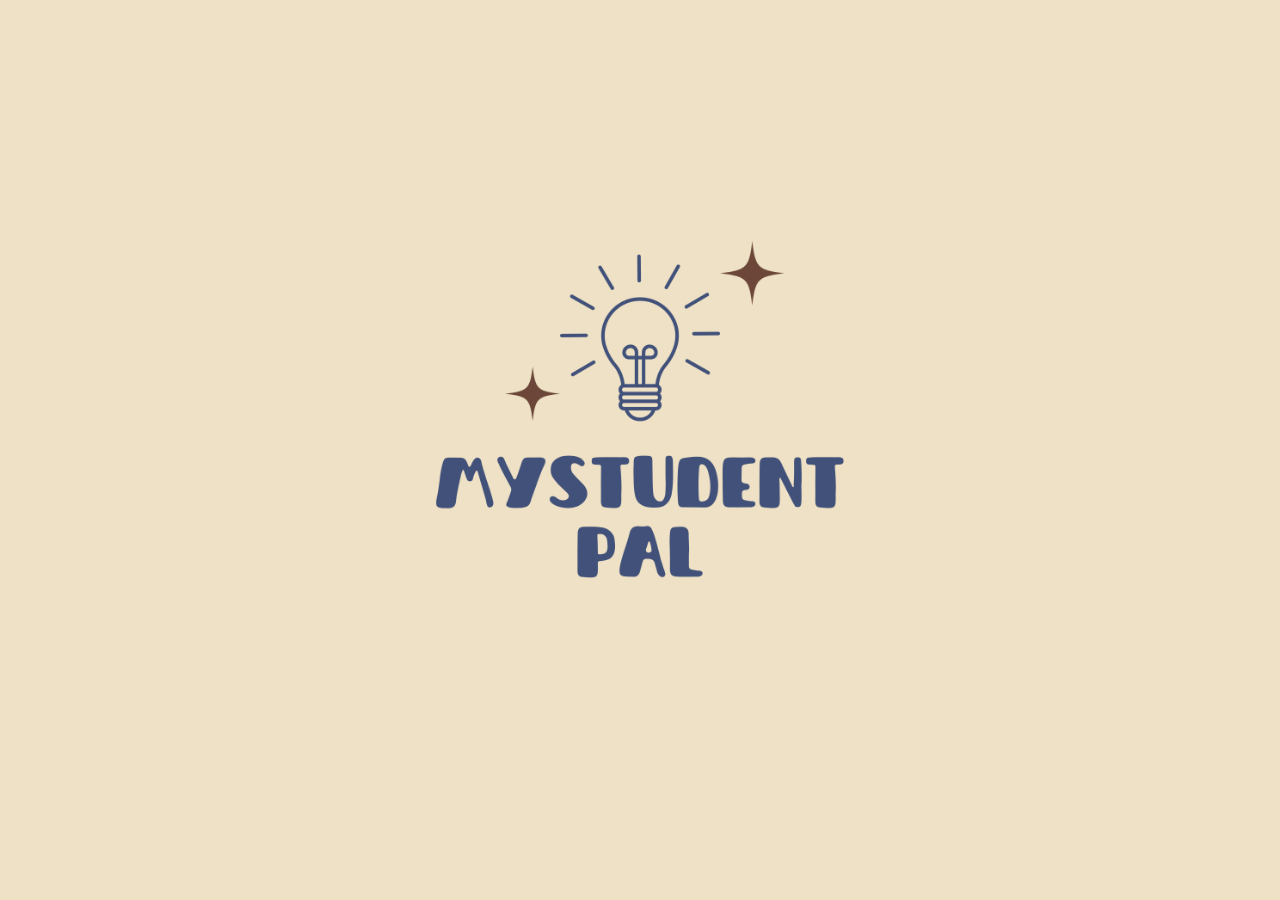
<file: index.html>
<!DOCTYPE html>
<html>
    <head>
         <link rel="stylesheet" href="css/style.css">

    </head>
    <body>
        <main>
            <img src="assets/actual logo.png" alt="logo" class="splash-logo">
            <button 
            id="start-button">Start learning</button>
         </main>


      <script src="js/splash.js"></script>
    </body>


</html>
</file>
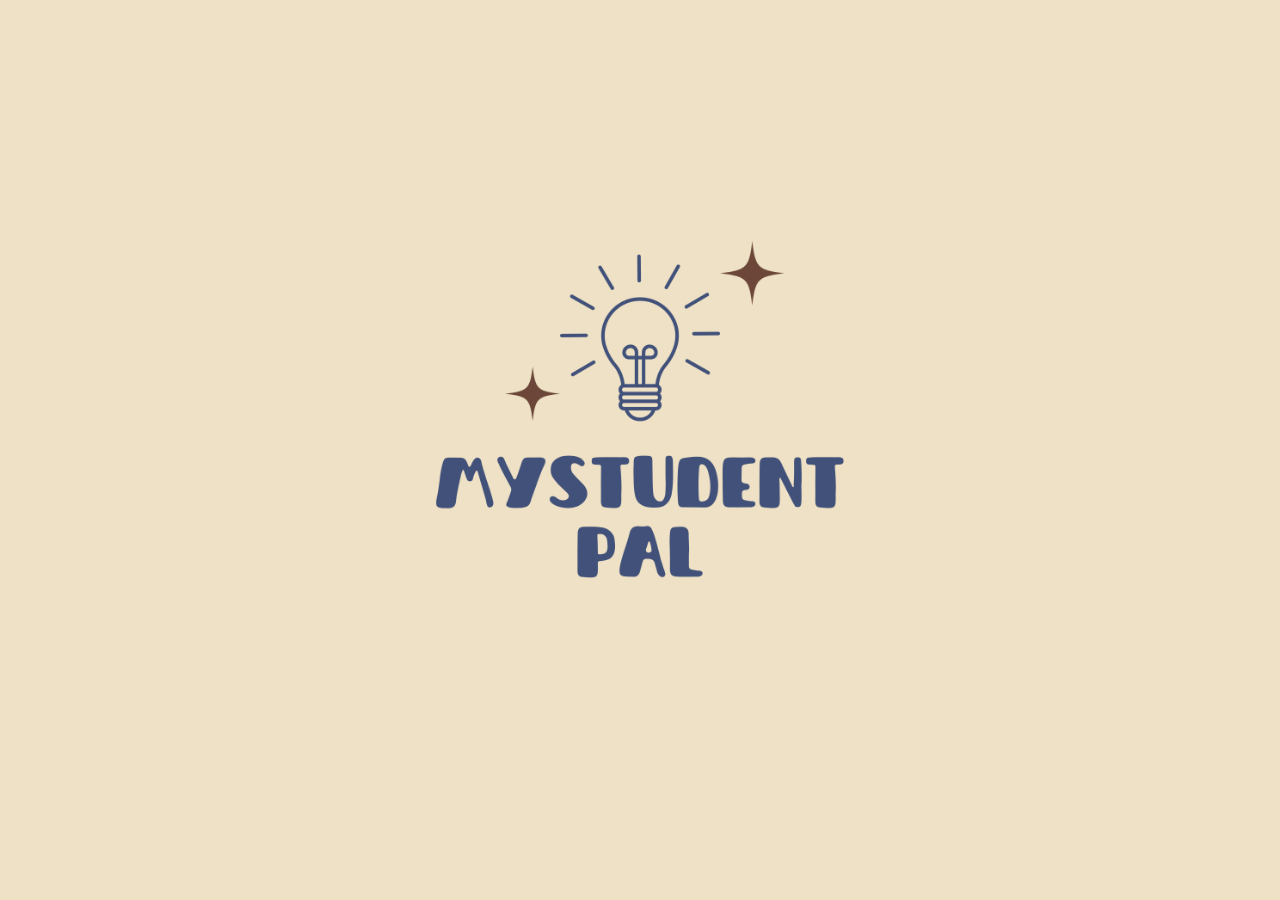
<file: Student planner/index.html>
<!DOCTYPE html>
<html>
    <head>
         <link rel="stylesheet" href="/Student planner/css/style.css">

    </head>
    <body>
        <main>
            <img src="../Student planner/assets/actual logo.png" alt="logo" class="splash-logo">
            <button 
            id="start-button">Start learning</button>
         </main>


      <script src="js/splash.js"></script>
    </body>


</html>
</file>
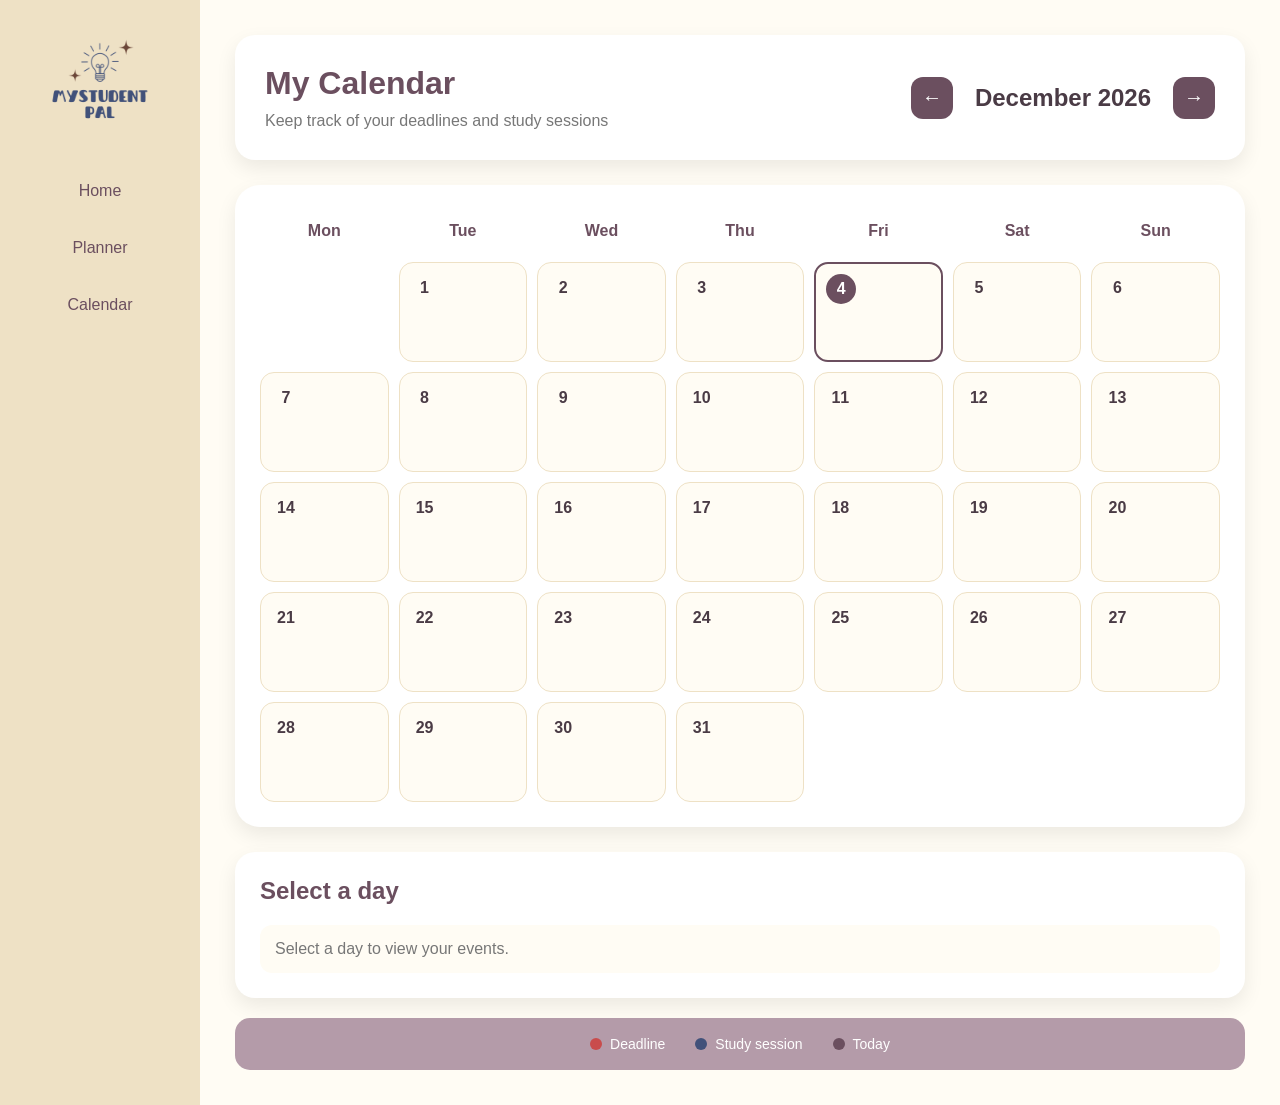
<file: calendar.html>
<!DOCTYPE html>

<html>

<head>

    

    <title>Student Planner - Calendar</title>

    <link rel="stylesheet" href="css/calendar.css">

</head>


<body>


    <!-- SIDEBAR -->

    <aside id="sidebar">


        <div class="sidebar-content">


            <img
            src="assets/actual logo.png"
            alt="Student planner logo"
            id="logo">


            <nav>


                <a href="dashboard.html">
                    Home
                </a>


                <a href="planner.html">
                    Planner
                </a>


                <a href="calendar.html">
                    Calendar
                </a>


            </nav>


        </div>


    </aside>





    <!-- MAIN CONTENT -->

    <main>


        <!-- HEADER -->

        <div class="calendar-header">


            <div>

                <h1>
                    My Calendar
                </h1>

                <p>
                    Keep track of your deadlines and study sessions
                </p>

            </div>


            <div class="calendar-navigation">


                <button
                type="button"
                id="previousMonth">

                    ←

                </button>


                <h2 id="monthYear">
                    August 2026
                </h2>


                <button
                type="button"
                id="nextMonth">

                    →

                </button>


            </div>


        </div>





        <!-- CALENDAR -->

        <div class="calendar-card">


            <!-- DAYS OF WEEK -->

            <div class="calendar-weekdays">


                <div>
                    Mon
                </div>


                <div>
                    Tue
                </div>


                <div>
                    Wed
                </div>


                <div>
                    Thu
                </div>


                <div>
                    Fri
                </div>


                <div>
                    Sat
                </div>


                <div>
                    Sun
                </div>


            </div>





            <!-- CALENDAR DAYS -->

            <div
            class="calendar-days"
            id="calendarDays">

            </div>


        </div>





        <!-- SELECTED DAY -->

        <div class="selected-day-card">


            <h2 id="selectedDate">
                Select a day
            </h2>


            <div id="selectedEvents">

                <p class="no-events">
                    Select a day to view your events.
                </p>

            </div>


        </div>





        <!-- LEGEND -->

        <div class="calendar-legend">


            <div class="legend-item">

                <span class="legend-dot deadline-dot"></span>

                <span>
                    Deadline
                </span>

            </div>


            <div class="legend-item">

                <span class="legend-dot session-dot"></span>

                <span>
                    Study session
                </span>

            </div>


            <div class="legend-item">

                <span class="legend-dot today-dot"></span>

                <span>
                    Today
                </span>

            </div>


        </div>


    </main>


    <script src="js/calendar.js"></script>


</body>

</html>
</file>
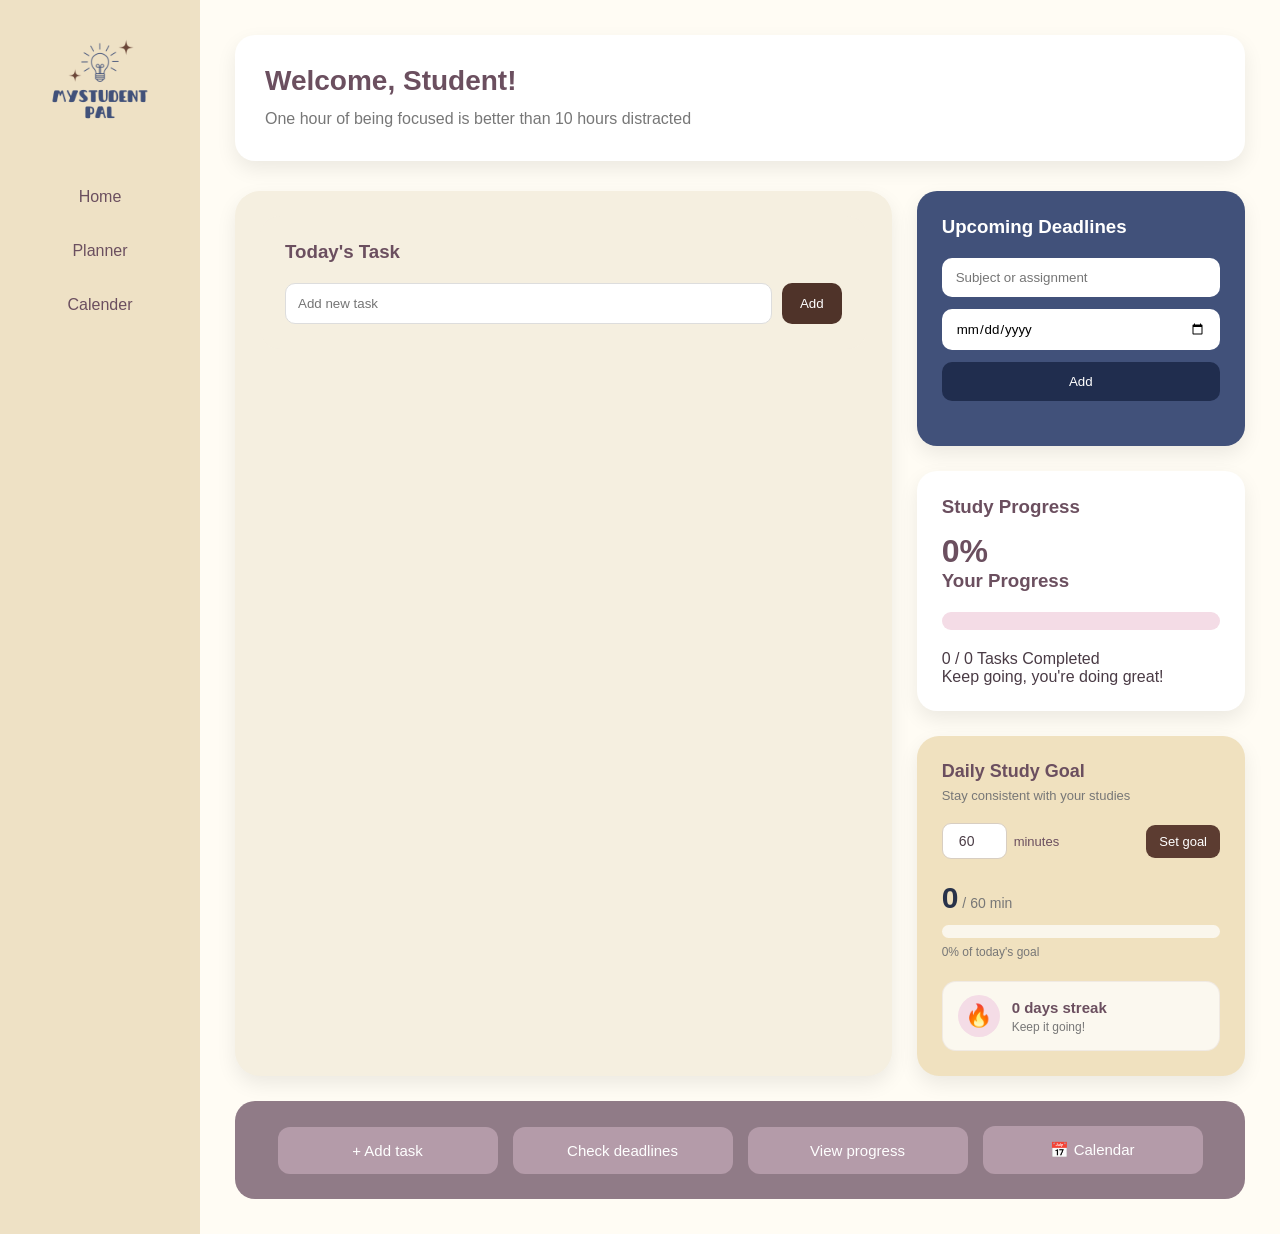
<file: dashboard.html>
<!DOCTYPE html>
<html lang="en">

<head>
<meta charset="UTF-8">

<meta name="viewport" content="width=device-width, initial-scale=1.0">

<title>Student Planner - Dashboard</title>

<link rel="stylesheet" href="css/dashboard.css">
</head>
<body>

    <div class="app-layout">
<!-- SIDEBAR -->

<aside id="sidebar">

    <div class="sidebar-content">

        <img 
        src="assets/actual logo.png" 
        alt="Student planner logo" 
        id="logo">


        <nav>

            <a href="dashboard.html">
                Home
            </a>


            <a href="planner.html">
                Planner
            </a>

            <a href="calendar.html">
                Calender
            </a>

        </nav>

    </div>

</aside>



<!-- MAIN CONTENT -->

<main>


    <!-- GREETING CARD -->

    <div class="greeting-card">

        <h1 id="greeting">

            Welcome,
            <span id="userName">
                Student
            </span>!

        </h1>


        <p>
            One hour of being focused is better than 10 hours distracted
        </p>

    </div>



    <!-- DASHBOARD GRID -->

    <div class="dashboard-grid">


        <!-- LEFT SIDE -->

        <div class="task-area">


            <div class="task-container">


                <!-- TASK INPUT CARD -->

                <div class="task-card">

                    <h3>
                        Today's Task
                    </h3>


                    <div class="taskinput-section">

                        <input
                        type="text"
                        id="taskInput"
                        placeholder="Add new task">


                        <button
                        type="button"
                        id="addTaskButton">

                            Add

                        </button>

                    </div>

                </div>



                <!-- TASK LIST -->

                <div class="tasklist-section">

                    <ul id="taskList"></ul>

                </div>


            </div>


        </div>



        <!-- RIGHT SIDE -->

        <div class="side-cards">


            <!-- DEADLINES -->

            <div class="deadlines-card">

                <div class="deadline-header">

                    <h3>
                        Upcoming Deadlines
                    </h3>

                </div>


                <div class="deadline-input-section">

                    <div class="deadline-input">

                        <input
                        type="text"
                        id="deadlineInput"
                        placeholder="Subject or assignment">


                        <input
                        type="date"
                        id="deadlineDate">


                        <button
                        type="button"
                        id="addDeadlineButton">

                            Add

                        </button>

                    </div>

                </div>


                <ul id="deadlineList"></ul>

            </div>



            <!-- PROGRESS -->

            <div class="progress-card">

                <div class="progress-header">

                    <h3>
                        Study Progress
                    </h3>

                </div>


                <div class="progress-display">

                    <h2 id="progressPercentage">
                        0%
                    </h2>


                    <h3>
                        Your Progress
                    </h3>


                    <div class="progress-bar">

                        <div
                        class="progress-fill"
                        id="progressFill">

                        </div>

                    </div>


                    <p id="progressText">

                        0 / 0 Tasks Completed

                    </p>


                    <p class="progress-message">

                        Keep going, you're doing great!

                    </p>

                </div>

            </div>



            <!-- DAILY STUDY GOAL -->

            <div class="study-goal-card">


                <div class="study-goal-header">

                    <h3>
                        Daily Study Goal
                    </h3>


                    <p>
                        Stay consistent with your studies
                    </p>

                </div>



                <!-- GOAL SETUP -->

                <div class="goal-setup">

                    <input
                    type="number"
                    id="goalInput"
                    placeholder="60"
                    min="1">


                    <span>
                        minutes
                    </span>


                    <button
                    type="button"
                    id="setGoalButton">

                        Set goal

                    </button>

                </div>



                <!-- GOAL PROGRESS -->

                <div class="study-goal-progress">

                    <div class="goal-numbers">

                        <strong id="studyMinutes">
                            0
                        </strong>


                        <span>
                            /
                        </span>


                        <span id="studyGoal">
                            60
                        </span>


                        <span>
                            min
                        </span>

                    </div>


                    <div class="goal-progress-bar">

                        <div
                        class="goal-progress-fill"
                        id="goalProgressFill">

                        </div>

                    </div>


                    <p id="goalProgressText">
                        0% of today's goal
                    </p>

                </div>



                <!-- STUDY STREAK -->

                <div class="streak-section">

                    <span class="streak-icon">
                        🔥
                    </span>


                    <div>

                        <strong id="studyStreak">
                            0 day streak
                        </strong>


                        <p>
                            Keep it going!
                        </p>

                    </div>

                </div>


            </div>


        </div>



        <!-- QUICK ACCESS -->

<div class="quick-section">


    <button
    type="button"
    id="quick-add">

        + Add task

    </button>


    <button
    type="button"
    id="quick-deadline">

        Check deadlines

    </button>


    <button
    type="button"
    id="quick-progress">

        View progress

    </button>


    <button
    type="button"
    id="quick-calendar">

        📅 Calendar

    </button>


</div>

    </div>


</main>

</div>
</div>

<script src="js/dashboard.js"></script>


</body>


</html>
</file>
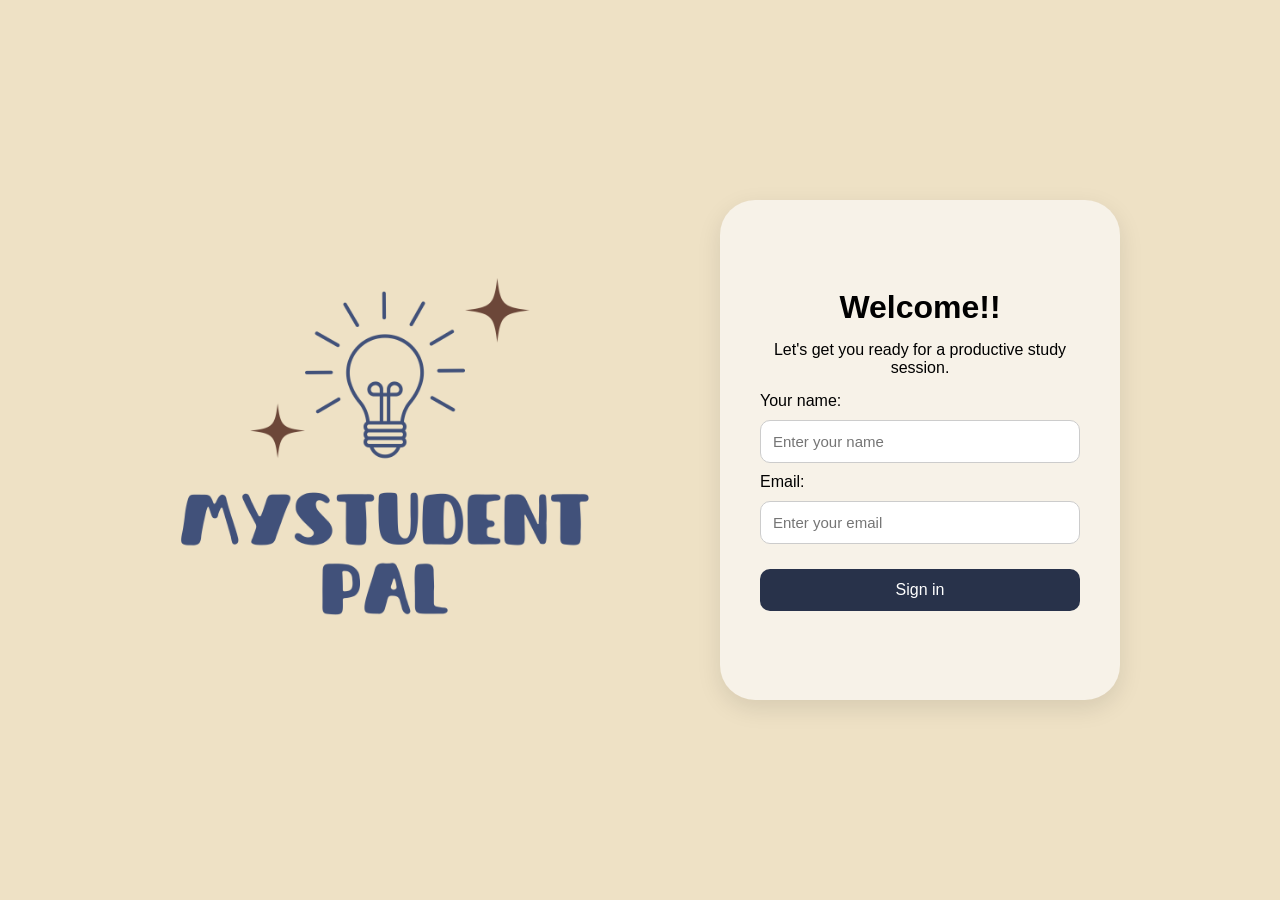
<file: login.html>
<!DOCTYPE html>
<html>

<head>
         <link rel="stylesheet" href="/css/login.css">
   <link rel="stylesheet" href="css/style.css">
   <link rel="stylesheet" href="css/login.css">
    </head>
<body>
    <main>

        <!-- Logo side -->

<div class="left-side">

    <img 
        src="assets/actual logo.png" 
        alt="Student planner logo" 
        id="logo">

</div>


<!-- Login side -->

<div class="right-side">

    <div class="login-card">

        <h1>Welcome!!</h1>

        <p>
            Let's get you ready for a productive study session.
        </p>


        <form id="login-form">

            <label for="name-field">
                Your name:
            </label>

            <input 
                type="text" 
                id="name-field"
                placeholder="Enter your name"
                required>


            <label for="email-field">
                Email:
            </label>

            <input 
                type="email" 
                id="email-field"
                placeholder="Enter your email">


            <button 
                id="loginButton"
                type="button">
                Sign in
            </button>

        </form>

    </div>

</div>

   


</main>

  <script src="js/login.js"></script>
</body>
</html>
</file>
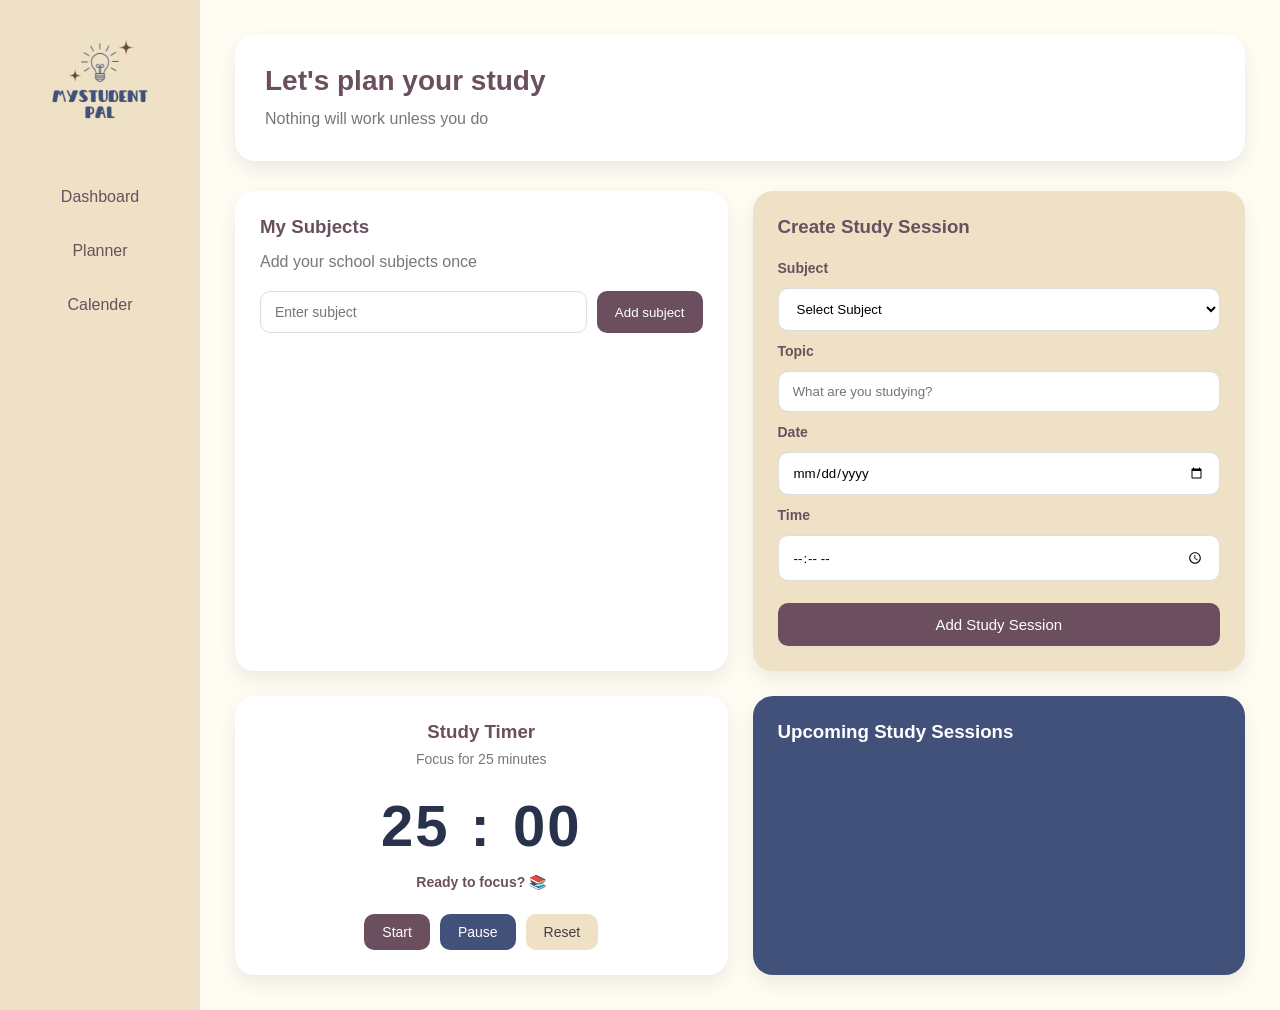
<file: planner.html>
<!DOCTYPE html>
<html>

<head>

    <title>Student Planner - Planner</title>

    <link rel="stylesheet" href="css/planner.css">

</head>


<body>


<div class="app-layout">



    <!-- SIDEBAR -->

<aside id="sidebar">

    <div class="sidebar-content">

        <img 
        src="assets/actual logo.png" 
        alt="Student planner logo" 
        id="logo">

        <nav>

            <a href="dashboard.html">
                Dashboard
            </a>

            <a href="planner.html">
                Planner
            </a>

            <a href="calendar.html">
                Calender
            </a>

        </nav>

    </div>

</aside>


<!-- MAIN CONTENT -->

<main>


    <!-- GREETING CARD -->

    <div class="planner-section">

        <div class="greeting-section">

            <h1>
                Let's plan your study
            </h1>

            <p>
                Nothing will work unless you do
            </p>

        </div>

    </div>



    <!-- PLANNER GRID -->

    <div class="planner-grid">


        <!-- SUBJECT CARD -->

        <div class="subject-card">

            <h3>
                My Subjects
            </h3>

            <p>
                Add your school subjects once
            </p>


            <div class="subject-input-section">

                <input
                id="subjectInput"
                type="text"
                placeholder="Enter subject">


                <button
                type="button"
                id="addSubjectButton">

                    Add subject

                </button>

            </div>


            <ul id="subjectList"></ul>

        </div>



        <!-- STUDY SESSION CARD -->

        <div class="study-session-card">

            <h3>
                Create Study Session
            </h3>


            <label for="subjectDropdown">
                Subject
            </label>

            <select id="subjectDropdown">

                <option value="" selected disabled>
                    Select Subject
                </option>

            </select>


            <label for="topicInput">
                Topic
            </label>

            <input
            type="text"
            id="topicInput"
            placeholder="What are you studying?">


            <label for="sessionDate">
                Date
            </label>

            <input
            type="date"
            id="sessionDate">


            <label for="sessionTime">
                Time
            </label>

            <input
            type="time"
            id="sessionTime">


            <button
            type="button"
            id="addSessionButton">

                Add Study Session

            </button>

        </div>



        <!-- ==========================
        STUDY TIMER
        ========================== -->

        <div class="timer-card">

            <div class="timer-header">

                <h3>
                    Study Timer
                </h3>

                <p>
                    Focus for 25 minutes
                </p>

            </div>


            <div class="timer-display">

                <span id="timerMinutes">
                    25
                </span>

                <span class="timer-colon">
                    :
                </span>

                <span id="timerSeconds">
                    00
                </span>

            </div>


            <div class="timer-status" id="timerStatus">

                Ready to focus? 📚

            </div>


            <div class="timer-buttons">

                <button
                type="button"
                id="startTimerButton">

                    Start

                </button>


                <button
                type="button"
                id="pauseTimerButton">

                    Pause

                </button>


                <button
                type="button"
                id="resetTimerButton">

                    Reset

                </button>

            </div>

        </div>



        <!-- ==========================
        UPCOMING SESSIONS
        ========================== -->

        <div class="sessions-card">

            <h3>
                Upcoming Study Sessions
            </h3>

            <ul id="sessionList"></ul>

        </div>


    </div>


</main>




</div>






<script src="js/planner.js"></script>


</body>


</html>
</file>
<file: css/style.css>
/* Reset */

*{
    margin:0;
    padding:0;
    box-sizing:border-box;
}


/* Colours */

:root{

    --main-background: #EEE1C5;
    --lighter-background: #F7F2E8;
    --dark-blue: #28324A;
    --dark-brown: #6C4739;
    --brown: #986D5D;
    --blue: #41517A;
    --searchbar: #E0CB9E;
    --text: black;
    --sidebar: #EEE1C5;

}


/* Body */

body {

    min-height: 100vh;

    background-color: var(--main-background);

    color: var(--text);

    font-family: "Poppins", sans-serif;

}


main {

    background-color: #EEE1C5;

    display: flex;

    flex-direction: column;

    justify-content: center;

    align-items: center;

    min-height: 100vh;

}


/* Splash logo */

.splash-logo {
    width: 40vw;
    max-width: 430px;
    height: auto;
    margin-bottom: 20px;

    opacity: 0;
    transform: scale(0.95);

    transition: opacity 0.8s ease, transform 0.8s ease;
}

.splash-logo.show {
    opacity: 1;
    transform: scale(1);
}


/* Start button */

#start-button {
    background-color: #28324A;
    padding: 12px 25px;
    border-radius: 10px;
    border: none;
    cursor: pointer;
    color: white;
    font-size: medium;

    width: 285px;
    height: 54px;

    opacity: 0;
    transition: opacity 0.5s;
}

#start-button.show {
    opacity: 1;
}

#start-button:hover {
    background-color: #41517A;
}
</file>
<file: Student planner/css/style.css>
/* Reset */

*{
    margin:0;
    padding:0;
    box-sizing:border-box;
}


/* Colours */

:root{

    --main-background: #EEE1C5;
    --lighter-background: #F7F2E8;
    --dark-blue: #28324A;
    --dark-brown: #6C4739;
    --brown: #986D5D;
    --blue: #41517A;
    --searchbar: #E0CB9E;
    --text: black;
    --sidebar: #EEE1C5;

}


/* Body */

body {

    min-height: 100vh;

    background-color: var(--main-background);

    color: var(--text);

    font-family: "Poppins", sans-serif;

}


main {

    background-color: #EEE1C5;

    display: flex;

    flex-direction: column;

    justify-content: center;

    align-items: center;

    min-height: 100vh;

}


/* Splash logo */

.splash-logo {

    width: 40vw;

    max-width: 430px;

    height: auto;

    margin-bottom: 20px;

    opacity: 0;

    transform: scale(0.95);

    transition: opacity 0.8s ease, transform 0.8s ease;

}


/* Start button */

#start-button {

    background-color: #28324A;

    padding: 12px 25px;

    border-radius: 10px;

    border: none;

    cursor: pointer;

    color: white;

    font-size: medium;

    transition: opacity 0.5s;

    width: 285px;

    height: 54px;

    opacity: 0;

}


#start-button:hover {

    background-color: #41517A;

}
</file>
<file: css/calendar.css>
/* ==========================
GENERAL STYLE
========================== */

*{

    margin:0;

    padding:0;

    box-sizing:border-box;

}


body{

    font-family:Arial, sans-serif;

    background-color:#FFFCF4;

    color:#4A3B45;

}



/* ==========================
PAGE LAYOUT
========================== */

body{

    display:flex;

    min-height:100vh;

}



/* ==========================
SIDEBAR
========================== */

#sidebar{

    width:200px;

    min-height:100vh;

    background-color:#EEE1C5;

    display:flex;

    flex-direction:column;

    align-items:center;

    padding:30px 20px;

}



.sidebar-content{

    width:100%;

}



#sidebar img{

    width:100px;

    display:block;

    margin:0 auto 40px;

}



#sidebar nav{

    width:100%;

}



#sidebar a{

    display:block;

    width:100%;

    text-decoration:none;

    color:#6B4F5F;

    padding:12px;

    margin-bottom:15px;

    text-align:center;

    border-radius:12px;

    transition:0.3s;

}



#sidebar a:hover{

    background-color:#202D4E;

    color:white;

}



/* ==========================
MAIN CONTENT
========================== */

main{

    flex:1;

    padding:35px;

}



/* ==========================
CALENDAR HEADER
========================== */

.calendar-header{

    background:white;

    padding:30px;

    border-radius:20px;

    box-shadow:0px 8px 20px rgba(0,0,0,0.08);

    margin-bottom:25px;

    display:flex;

    justify-content:space-between;

    align-items:center;

    gap:25px;

}



.calendar-header h1{

    color:#6B4F5F;

    margin-bottom:10px;

}



.calendar-header p{

    color:#777;

}



/* ==========================
MONTH NAVIGATION
========================== */

.calendar-navigation{

    display:flex;

    align-items:center;

    gap:20px;

}



.calendar-navigation h2{

    color:#4A3B45;

    min-width:180px;

    text-align:center;

}



.calendar-navigation button{

    width:42px;

    height:42px;

    border:none;

    border-radius:12px;

    background:#6B4F5F;

    color:white;

    font-size:20px;

    cursor:pointer;

    transition:0.3s;

}



.calendar-navigation button:hover{

    background:#41517A;

    transform:translateY(-2px);

}



/* ==========================
CALENDAR CARD
========================== */

.calendar-card{

    background:white;

    padding:25px;

    border-radius:25px;

    box-shadow:0px 8px 20px rgba(0,0,0,0.08);

}



/* ==========================
WEEK DAYS
========================== */

.calendar-weekdays{

    display:grid;

    grid-template-columns:repeat(7,1fr);

    gap:10px;

    margin-bottom:10px;

}



.calendar-weekdays div{

    text-align:center;

    font-weight:bold;

    color:#6B4F5F;

    padding:12px;

}



/* ==========================
CALENDAR DAYS
========================== */

.calendar-days{

    display:grid;

    grid-template-columns:repeat(7,1fr);

    gap:10px;

}



.calendar-day{

    min-height:100px;

    background:#FFFCF4;

    border:1px solid #EEE1C5;

    border-radius:14px;

    padding:10px;

    cursor:pointer;

    transition:0.25s;

    position:relative;

}



.calendar-day:hover{

    transform:translateY(-3px);

    box-shadow:0px 5px 12px rgba(0,0,0,0.08);

}



/* ==========================
EMPTY DAYS
========================== */

.calendar-day.empty{

    background:transparent;

    border:none;

    cursor:default;

}



.calendar-day.empty:hover{

    transform:none;

    box-shadow:none;

}



/* ==========================
DAY NUMBER
========================== */

.day-number{

    font-weight:bold;

    color:#4A3B45;

    display:inline-flex;

    align-items:center;

    justify-content:center;

    width:30px;

    height:30px;

    border-radius:50%;

}



/* ==========================
TODAY
========================== */

.calendar-day.today{

    border:2px solid #6B4F5F;

}



.calendar-day.today .day-number{

    background:#6B4F5F;

    color:white;

}



/* ==========================
EVENT INDICATORS
========================== */

.event-indicators{

    display:flex;

    flex-direction:column;

    gap:5px;

    margin-top:8px;

}



.event-indicator{

    font-size:11px;

    padding:4px 7px;

    border-radius:6px;

    white-space:nowrap;

    overflow:hidden;

    text-overflow:ellipsis;

}



/* DEADLINE */

.event-indicator.deadline{

    background:#F4DCE6;

    color:#8A435E;

}



/* STUDY SESSION */

.event-indicator.session{

    background:#DCE3F2;

    color:#41517A;

}



/* ==========================
SELECTED DAY
========================== */

.selected-day-card{

    background:white;

    margin-top:25px;

    padding:25px;

    border-radius:20px;

    box-shadow:0px 8px 20px rgba(0,0,0,0.08);

}



.selected-day-card h2{

    color:#6B4F5F;

    margin-bottom:20px;

}



#selectedEvents{

    display:flex;

    flex-direction:column;

    gap:12px;

}



.no-events{

    color:#777;

    padding:15px;

    background:#FFFCF4;

    border-radius:12px;

}



/* ==========================
SELECTED EVENTS
========================== */

.calendar-event{

    display:flex;

    align-items:center;

    justify-content:space-between;

    gap:15px;

    padding:15px;

    border-radius:12px;

    background:#FFFCF4;

    border:1px solid #EEE1C5;

}



.calendar-event-info{

    display:flex;

    flex-direction:column;

    gap:5px;

}



.calendar-event-info strong{

    color:#6B4F5F;

}



.calendar-event-info span{

    color:#4A3B45;

    font-size:14px;

}



.calendar-event-info small{

    color:#777;

    font-size:12px;

}



/* EVENT TYPE */

.calendar-event.deadline-event{

    border-left:5px solid #C94C4C;

}



.calendar-event.session-event{

    border-left:5px solid #41517A;

}



/* ==========================
LEGEND
========================== */

.calendar-legend{

    margin-top:20px;

    background:#b49ba9;

    padding:18px 25px;

    border-radius:15px;

    display:flex;

    justify-content:center;

    align-items:center;

    gap:30px;

}



.legend-item{

    display:flex;

    align-items:center;

    gap:8px;

    font-size:14px;

    color:white;

}



.legend-dot{

    width:12px;

    height:12px;

    border-radius:50%;

}



.deadline-dot{

    background:#C94C4C;

}



.session-dot{

    background:#41517A;

}



.today-dot{

    background:#6B4F5F;

}



/* ==========================
RESPONSIVE
========================== */

@media(max-width:900px){

    .calendar-header{

        flex-direction:column;

        align-items:flex-start;

    }


    .calendar-navigation{

        width:100%;

        justify-content:center;

    }


    .calendar-day{

        min-height:80px;

    }

}



@media(max-width:768px){

    body{

        flex-direction:column;

    }


    #sidebar{

        width:100%;

        min-height:auto;

    }


    main{

        padding:20px;

    }


    .calendar-card{

        padding:12px;

    }


    .calendar-weekdays{

        gap:5px;

    }


    .calendar-days{

        gap:5px;

    }


    .calendar-day{

        min-height:65px;

        padding:6px;

    }


    .day-number{

        width:25px;

        height:25px;

        font-size:13px;

    }


    .event-indicator{

        font-size:9px;

        padding:3px;

    }


    .calendar-legend{

        flex-direction:column;

        gap:12px;

    }

}
</file>
<file: css/dashboard.css>
/* ==========================
GENERAL STYLE
========================== */

* {
    margin: 0;
    padding: 0;
    box-sizing: border-box;
}

body {
    font-family: "Poppins", Arial, sans-serif;
    background-color: #FFFCF4;
    color: #4A3B45;
}


/* ==========================
PAGE LAYOUT
========================== */

.app-layout {
    display: flex;
    min-height: 100vh;
}


/* ==========================
SIDEBAR
========================== */

#sidebar {
    width: 200px;
    min-height: 100vh;

    background-color: #EEE1C5;

    display: flex;
    flex-direction: column;
    align-items: center;

    padding: 30px 20px;

    position: sticky;
    top: 0;

}

.sidebar-content {
    width: 100%;
}


/* Logo */

#sidebar img {
    width: 100px;

    display: block;

    margin: 0 auto 45px;
}


/* Navigation */

#sidebar nav {
    width: 100%;

    display: flex;
    flex-direction: column;

    gap: 10px;
}

#sidebar a {
    display: block;

    width: 100%;

    text-decoration: none;

    color: #6B4F5F;

    padding: 13px;

    text-align: center;

    border-radius: 12px;

    transition: 0.25s;
}

#sidebar a:hover {
    background-color: #202D4E;

    color: white;

    transform: translateX(3px);
}


/* ==========================
MAIN DASHBOARD
========================== */

main {
    flex: 1;

    padding: 35px;

    max-width: 1600px;
}


/* ==========================
GREETING CARD
========================== */

.greeting-card {
    background: white;

    padding: 30px;

    border-radius: 20px;

    box-shadow: 0 8px 20px rgba(0, 0, 0, 0.08);

    margin-bottom: 30px;

}

.greeting-card h1 {
    color: #6B4F5F;

    margin-bottom: 10px;

    font-size: 28px;
}

.greeting-card p {
    color: #777;

    line-height: 1.5;
}


/* ==========================
DASHBOARD GRID
========================== */

.dashboard-grid {
    display: grid;

    grid-template-columns: 2fr 1fr;

    gap: 25px;
}



/* ==========================
TASK AREA
========================== */

.task-area {

    display: flex;

    flex-direction: column;

    height: 100%;

}


/* ==========================
TASK CONTAINER
========================== */

.task-container {

    background: #f5efe0;

    border-radius: 25px;

    padding: 25px;

    box-shadow: 0px 8px 20px rgba(0,0,0,0.08);

    height: 100%;

    display: flex;

    flex-direction: column;

}


/* ==========================
TASK CARD
========================== */

.task-card {

    background: #f5efe0;

    border-radius: 20px;

    padding: 25px;

    transition: 0.25s;

}


.task-card:hover {

    transform: translateY(-5px);

}


.task-card h3 {

    color: #6B4F5F;

    margin-bottom: 20px;

}


/* ==========================
TASK INPUT
========================== */

.taskinput-section {

    display: flex;

    gap: 10px;

}


.taskinput-section input {

    flex: 1;

    padding: 12px;

    border-radius: 10px;

    border: 1px solid #DDD;

}


.taskinput-section button {

    padding: 12px 18px;

    border: none;

    border-radius: 10px;

    background: #4f3329;

    color: white;

    cursor: pointer;

}


/* ==========================
TASK LIST
========================== */

.tasklist-section {

    margin-top: 10px;

    flex: 1;

}


.tasklist-section ul {

    list-style: none;

}


.tasklist-section li {

    display: flex;

    align-items: center;

    gap: 10px;

    background: #FFFCF4;

    padding: 12px 15px;

    border-radius: 10px;

    margin-bottom: 12px;

}


/* Checkbox */

.task-checkbox {

    width: 18px;

    height: 18px;

    cursor: pointer;

}


/* Task text */

.tasklist-section li span {

    flex: 1;

}


/* Completed task */

.tasklist-section li.completed span {

    text-decoration: line-through;

    opacity: 0.6;

}


/* Delete button */

.tasklist-section li button {

    padding: 6px 10px;

    border: none;

    border-radius: 8px;

    background: #6C4739;

    color: white;

    cursor: pointer;

}


/* ==========================
RIGHT SIDE CARDS
========================== */

.side-cards {
    display: flex;

    flex-direction: column;

    gap: 25px;
}


/* ==========================
DEADLINES
========================== */

.deadlines-card {
    background: #41517A;

    color: white;

    border-radius: 20px;

    padding: 25px;

    box-shadow: 0 8px 20px rgba(0, 0, 0, 0.08);

    transition: 0.25s;
}

.deadlines-card:hover {
    transform: translateY(-4px);
}

.deadlines-card h3 {
    color: white;

    margin-bottom: 20px;
}


/* Deadline inputs */

.deadline-input {
    display: flex;

    flex-direction: column;

    gap: 12px;
}

.deadline-input input {
    padding: 12px 14px;

    border: none;

    border-radius: 10px;

    outline: none;

    font-family: inherit;
}

.deadline-input input:focus {
    box-shadow: 0 0 0 3px rgba(255, 255, 255, 0.2);
}

.deadline-input button {
    padding: 12px;

    border: none;

    border-radius: 10px;

    background: #202D4E;

    color: white;

    cursor: pointer;

    transition: 0.25s;
}

.deadline-input button:hover {
    background: #18233D;

    transform: translateY(-2px);
}


/* Deadline list */

#deadlineList {
    list-style: none;

    margin-top: 20px;

    display: flex;

    flex-direction: column;

    gap: 12px;
}

#deadlineList li {
    display: flex;

    align-items: center;

    justify-content: space-between;

    gap: 15px;

    padding: 15px;

    background: white;

    color: #4A3B45;

    border-radius: 12px;

    box-shadow: 0 4px 10px rgba(0, 0, 0, 0.08);

    transition: 0.25s;
}

#deadlineList li:hover {
    transform: translateY(-2px);
}

#deadlineList li span {
    display: flex;

    flex-direction: column;

    gap: 4px;

    flex: 1;

    font-weight: 600;
}

#deadlineList li button {
    padding: 7px 12px;

    border: none;

    border-radius: 8px;

    background: #28324A;

    color: white;

    cursor: pointer;

    transition: 0.25s;

    flex-shrink: 0;
}

#deadlineList li button:hover {
    background: #41517A;
}


/* Deadline status */

.deadline-status {
    display: block;

    margin-top: 5px;

    font-size: 13px;

    font-weight: 600;
}

.deadline-status.upcoming {
    color: #4F8A5B;
}

.deadline-status.due-soon {
    color: #B8860B;
}

.deadline-status.overdue {
    color: #C94C4C;
}


/* ==========================
PROGRESS
========================== */

.progress-card {
    background: white;

    border-radius: 20px;

    padding: 25px;

    box-shadow: 0 8px 20px rgba(0, 0, 0, 0.08);

    transition: 0.25s;
}

.progress-card:hover {
    transform: translateY(-4px);
}

.progress-card h3 {
    color: #6B4F5F;

    margin-bottom: 15px;
}


/* Progress percentage */

#progressPercentage {
    color: #6B4F5F;

    font-size: 32px;
}


/* Progress bar */

.progress-bar {
    width: 100%;

    height: 18px;

    background: #F4DCE6;

    border-radius: 20px;

    overflow: hidden;

    margin: 20px 0;
}

.progress-fill {
    width: 0%;

    height: 100%;

    background: #6B4F5F;

    border-radius: 20px;

    transition: width 0.4s ease;
}


/* ==========================
QUICK ACTIONS
========================== */

.quick-section{

    grid-column:1 / 3;

    background:#907B87;

    padding:25px;

    border-radius:20px;

    display:flex;

    justify-content:center;

    align-items:center;

    gap:15px;

}

.quick-section button {
    flex: 1;

    max-width: 220px;

    padding: 15px;

    border: none;

    border-radius: 12px;

    background: #b49ba9;

    color: white;

    cursor: pointer;

    font-size: 15px;

    transition: 0.25s;
}

.quick-section button:hover {
    background: #b1859e;

    transform: translateY(-3px);
}


/* ==========================
DAILY STUDY GOAL
========================== */

.study-goal-card {

    background-color: 
        #f0e1bf;

    padding: 25px;

    border-radius: 22px;

    box-shadow: 0 8px 20px rgba(0,0,0,0.08);

    transition: 0.25s;

    overflow: hidden;

    position: relative;

}


.study-goal-card:hover {

    transform: translateY(-5px);

    box-shadow: 0 12px 25px rgba(0,0,0,0.10);

}






/* ==========================
HEADER
========================== */

.study-goal-header {

    position: relative;

    z-index: 1;

}


.study-goal-header h3 {

    color: #6B4F5F;

    margin-bottom: 6px;

    font-size: 18px;

}


.study-goal-header p {

    color: #777;

    font-size: 13px;

}



/* ==========================
GOAL SETUP
========================== */

.goal-setup {

    display: flex;

    align-items: center;

    gap: 7px;

    margin-top: 20px;

    position: relative;

    z-index: 1;

}


.goal-setup input {

    width: 65px;

    padding: 9px;

    border: 1px solid #D8CEC2;

    border-radius: 9px;

    background: white;

    text-align: center;

    font-size: 14px;

    color: #4A3B45;

    outline: none;

}


.goal-setup input:focus {

    border-color: #6B4F5F;

}


.goal-setup span {

    color: #6B4F5F;

    font-size: 13px;

}


.goal-setup button {

    margin-left: auto;

    padding: 9px 13px;

    border: none;

    border-radius: 9px;

    background: #5C3C31;

    color: white;

    cursor: pointer;

    font-size: 13px;

    transition: 0.25s;

}


.goal-setup button:hover {

    background: #4A3B45;

    transform: translateY(-2px);

}



/* ==========================
GOAL PROGRESS
========================== */

.study-goal-progress {

    margin-top: 22px;

    position: relative;

    z-index: 1;

}


.goal-numbers {

    display: flex;

    align-items: baseline;

    gap: 4px;

    color: #4A3B45;

}


.goal-numbers strong {

    font-size: 30px;

    color: #28324A;

}


.goal-numbers span {

    font-size: 14px;

    color: #777;

}


/* Progress bar */

.goal-progress-bar {

    width: 100%;

    height: 13px;

    background: rgba(255,255,255,0.7);

    border-radius: 20px;

    overflow: hidden;

    margin: 10px 0 7px;

}


.goal-progress-fill {

    width: 0%;

    height: 100%;

    background: #6B4F5F;

    border-radius: 20px;

    transition: width 0.5s ease;

}


#goalProgressText {

    color: #777;

    font-size: 12px;

}



/* ==========================
STREAK
========================== */

.streak-section {

    display: flex;

    align-items: center;

    gap: 12px;

    margin-top: 22px;

    padding: 13px 15px;

    background: rgba(255,255,255,0.75);

    border-radius: 14px;

    border: 1px solid rgba(107,79,95,0.08);

    position: relative;

    z-index: 1;

}


.streak-icon {

    width: 42px;

    height: 42px;

    display: flex;

    justify-content: center;

    align-items: center;

    background: #F4DCE6;

    border-radius: 50%;

    font-size: 22px;

}


.streak-section strong {

    color: #6B4F5F;

    font-size: 15px;

}


.streak-section p {

    color: #777;

    font-size: 12px;

    margin-top: 3px;

}




/* ==========================
RESPONSIVE
========================== */

@media (max-width: 900px) {

    #sidebar {
        width: 170px;
    }

    main {
        padding: 25px;
    }

    .dashboard-grid {
        grid-template-columns: 1fr;
    }

    .quick-section {
        grid-column: auto;
    }

}


@media (max-width: 768px) {

    .app-layout {
        flex-direction: column;
    }

    #sidebar {
        width: 100%;

        min-height: auto;

        position: static;

        padding: 20px;
    }

    #sidebar img {
        margin-bottom: 20px;
    }

    #sidebar nav {
        flex-direction: row;
    }

    main {
        width: 100%;

        padding: 20px;
    }

    .dashboard-grid {
        grid-template-columns: 1fr;
    }

    .taskinput-section {
        flex-direction: column;
    }

    .quick-section {
        grid-column: auto;

        flex-direction: column;
    }

    .quick-section button {
        width: 100%;

        max-width: none;
    }

}


@media (max-width: 500px) {

    .greeting-card {
        padding: 22px;
    }

    .greeting-card h1 {
        font-size: 23px;
    }

    .task-container,
    .deadlines-card,
    .progress-card {
        padding: 20px;
    }

    #deadlineList li,
    .tasklist-section li {
        gap: 8px;
    }

}
</file>
<file: css/login.css>
/* Login page layout */

* {
    margin: 0;
    padding: 0;
    box-sizing: border-box;
}


main {

    display: flex;
    flex-direction: row;

    min-height: 100vh;

}


/* Left side - Logo */

.left-side {

    width: 50%;
    min-height: 100vh;

    display: flex;
    justify-content: flex-end;
    align-items: center;

    padding-right: 40px;

    background-color: #EEE1C5;

}


/* Logo */

#logo {

    width: 40vw;
    max-width: 430px;
    min-width: 200px;

    height: auto;

    display: block;

}


/* Right side */

.right-side {

    width: 50%;
    min-height: 100vh;

    display: flex;
    justify-content: flex-start;
    align-items: center;

    padding-left: 80px;
    padding-right: 40px;

}


/* Login card */

.login-card {

    width: 400px;
    min-height: 500px;

    display: flex;
    flex-direction: column;

    justify-content: center;
    align-items: center;

    gap: 15px;

    padding: 40px;

    background-color: #F7F2E8;

    border-radius: 35px;

    box-shadow: 0 8px 25px rgba(0, 0, 0, 0.1);

}


.login-card h1 {

    text-align: center;

}


.login-card p {

    text-align: center;

}


/* Form */

#login-form {

    width: 100%;

    display: flex;
    flex-direction: column;

    gap: 10px;

}


#login-form input {

    padding: 12px;

    border-radius: 10px;

    border: 1px solid #ccc;

    font-size: 15px;

    

}


/* Button */

#loginButton {

    margin-top: 15px;

    padding: 12px;

    border: none;

    border-radius: 10px;

    background-color: #28324A;

    color: white;

    cursor: pointer;

    font-size: 16px;

    transition: 0.3s;

}


#loginButton:hover {

    transform: translateY(-2px);

    opacity: 0.9;

}


/* Mobile responsiveness */

@media (max-width: 768px) {

    main {

        flex-direction: column;

    }


    .left-side {

        width: 100%;
        min-height: 40vh;

    }


    .right-side {

        width: 100%;
        min-height: 60vh;

        padding: 20px;

    }


    .login-card {

        width: 90%;
        min-height: 450px;

    }

}
</file>
<file: css/planner.css>
/* ==========================
GENERAL STYLE
========================== */

* {
    margin: 0;
    padding: 0;
    box-sizing: border-box;
}

body {
    font-family: "Poppins", Arial, sans-serif;
    background-color: #FFFCF4;
    color: #4A3B45;
}


/* ==========================
PAGE LAYOUT
========================== */

.app-layout {
    display: flex;
    min-height: 100vh;
}


/* ==========================
SIDEBAR
========================== */

#sidebar {
    width: 200px;
    min-height: 100vh;

    background-color: #EEE1C5;

    display: flex;
    flex-direction: column;
    align-items: center;

    padding: 30px 20px;

    position: sticky;
    top: 0;
}

.sidebar-content {
    width: 100%;
}


/* Logo */

#sidebar img {
    width: 100px;

    display: block;

    margin: 0 auto 45px;
}


/* Navigation */

#sidebar nav {
    width: 100%;

    display: flex;
    flex-direction: column;

    gap: 10px;
}

#sidebar a {
    display: block;

    width: 100%;

    text-decoration: none;

    color: #6B4F5F;

    padding: 13px;

    text-align: center;

    border-radius: 12px;

    transition: 0.25s;
}

#sidebar a:hover {
    background-color: #202D4E;

    color: white;

    transform: translateX(3px);
}


/* ==========================
MAIN SECTION
========================== */

main {
    flex: 1;

    padding: 35px;

    max-width: 1600px;
}


/* ==========================
GREETING SECTION
========================== */

.planner-section {
    margin-bottom: 30px;
}

.greeting-section {
    background: white;

    padding: 30px;

    border-radius: 20px;

    box-shadow: 0 8px 20px rgba(0, 0, 0, 0.08);
}

.greeting-section h1 {
    color: #6B4F5F;

    margin-bottom: 10px;

    font-size: 28px;
}

.greeting-section p {
    color: #777;

    line-height: 1.5;
}


/* ==========================
PLANNER GRID
========================== */

.planner-grid {
    display: grid;

    grid-template-columns: 1fr 1fr;

    gap: 25px;
}


/* ==========================
SUBJECT CARD
========================== */

.subject-card {
    background: white;

    padding: 25px;

    border-radius: 20px;

    box-shadow: 0 8px 20px rgba(0, 0, 0, 0.08);

    transition: 0.25s;
}

.subject-card:hover {
    transform: translateY(-4px);
}

.subject-card h3 {
    color: #6B4F5F;

    margin-bottom: 15px;
}

.subject-card p {
    color: #777;

    margin-bottom: 20px;
}


/* Subject input */

.subject-input-section {
    display: flex;

    gap: 10px;
}

.subject-input-section input {
    flex: 1;

    padding: 12px 14px;

    border-radius: 10px;

    border: 1px solid #DDD;

    font-size: 14px;

    outline: none;

    transition: 0.2s;
}

.subject-input-section input:focus {
    border-color: #6B4F5F;

    box-shadow: 0 0 0 3px rgba(107, 79, 95, 0.1);
}

.subject-input-section button {
    padding: 12px 18px;

    border: none;

    border-radius: 10px;

    background: #6B4F5F;

    color: white;

    cursor: pointer;

    transition: 0.25s;
}

.subject-input-section button:hover {
    background: #4F3946;

    transform: translateY(-2px);
}


/* ==========================
SUBJECT LIST
========================== */

#subjectList {
    list-style: none;

    width: 100%;

    margin-top: 20px;

    display: flex;

    flex-direction: column;

    gap: 10px;
}

#subjectList li {
    display: flex;

    align-items: center;

    justify-content: space-between;

    gap: 15px;

    padding: 13px 15px;

    background: white;

    border-radius: 12px;

    border: 1px solid #EEE1C5;

    transition: 0.25s;
}

#subjectList li:hover {
    transform: translateY(-2px);

    box-shadow: 0 4px 10px rgba(0, 0, 0, 0.06);
}

#subjectList li span {
    font-weight: 600;

    color: #4A3B45;
}

#subjectList li button {
    padding: 7px 12px;

    border: none;

    border-radius: 8px;

    background: #4F3946;

    color: white;

    cursor: pointer;

    transition: 0.25s;

    flex-shrink: 0;
}

#subjectList li button:hover {
    background: #4A3B45;
}


/* ==========================
STUDY SESSION CARD
========================== */

.study-session-card {
    background: #EEE1C5;

    padding: 25px;

    border-radius: 20px;

    box-shadow: 0 8px 20px rgba(0, 0, 0, 0.08);

    display: flex;

    flex-direction: column;

    gap: 12px;

    transition: 0.25s;
}

.study-session-card:hover {
    transform: translateY(-4px);
}

.study-session-card h3 {
    color: #6B4F5F;

    margin-bottom: 10px;
}

.study-session-card label {
    color: #6B4F5F;

    font-weight: bold;

    font-size: 14px;
}


/* Session inputs */

.study-session-card input,
.study-session-card select {
    padding: 12px 14px;

    border-radius: 10px;

    border: 1px solid #DDD;

    background: white;

    font-family: inherit;

    outline: none;

    transition: 0.2s;
}

.study-session-card input:focus,
.study-session-card select:focus {
    border-color: #6B4F5F;

    box-shadow: 0 0 0 3px rgba(107, 79, 95, 0.1);
}


/* Session button */

.study-session-card button {
    margin-top: 10px;

    padding: 13px;

    border: none;

    border-radius: 10px;

    background: #6B4F5F;

    color: white;

    cursor: pointer;

    font-size: 15px;

    transition: 0.25s;
}

.study-session-card button:hover {
    background: #4F3946;

    transform: translateY(-2px);
}


/* ==========================
UPCOMING SESSIONS
========================== */

.sessions-card {

    background: #41517A;

    color: white;

    padding: 25px;

    border-radius: 20px;

    box-shadow: 0 8px 20px rgba(0, 0, 0, 0.08);

    transition: 0.25s;
}

.sessions-card:hover {
    transform: translateY(-4px);
}

.sessions-card h3 {
    color: white;

    margin-bottom: 20px;
}


/* ==========================
SESSION LIST
========================== */

#sessionList {
    list-style: none;

    width: 100%;

    margin-top: 20px;

    display: flex;

    flex-direction: column;

    gap: 12px;
}

#sessionList li {
    display: flex;

    align-items: center;

    justify-content: space-between;

    gap: 20px;

    padding: 16px;

    background: #FFFCF4;

    color: #4A3B45;

    border-radius: 14px;

    border: 1px solid #EEE1C5;

    transition: 0.25s;
}

#sessionList li:hover {
    transform: translateY(-2px);

    box-shadow: 0 5px 12px rgba(0, 0, 0, 0.07);
}


/* Session information */

.session-info {
    display: flex;

    flex-direction: column;

    gap: 4px;

    flex: 1;
}

.session-info strong {
    color: #6B4F5F;

    font-size: 16px;
}

.session-info span {
    color: #4A3B45;

    font-size: 14px;
}

.session-info small {
    color: #777;

    font-size: 12px;
}


/* Session status */

.session-status {
    font-weight: 600;

    font-size: 12px;

    margin-top: 2px;
}

.session-status.today {
    color: #C94C4C;
}

.session-status.tomorrow {
    color: #B8860B;
}

.session-status.upcoming {
    color: #4F8A5B;
}

.session-status.past {
    color: #888;
}


/* Delete button */

#sessionList li button {
    padding: 7px 12px;

    border: none;

    border-radius: 8px;

    background: #28324A;

    color: white;

    cursor: pointer;

    transition: 0.25s;

    flex-shrink: 0;
}

#sessionList li button:hover {
    background: #41517A;
}

/* ==========================
STUDY TIMER
========================== */

.timer-card {

    background: white;

    padding: 25px;

    border-radius: 20px;

    box-shadow: 0 8px 20px rgba(0, 0, 0, 0.08);

    display: flex;

    flex-direction: column;

    align-items: center;

    justify-content: center;

    text-align: center;

    transition: 0.25s;

}


.timer-card:hover {

    transform: translateY(-4px);

}


/* Timer heading */

.timer-header h3 {

    color: #6B4F5F;

    margin-bottom: 8px;

}


.timer-header p {

    color: #777;

    font-size: 14px;

}


/* Timer display */

.timer-display {

    margin: 25px 0 15px;

    font-size: 58px;

    font-weight: bold;

    color: #28324A;

    letter-spacing: 2px;

}


/* Colon */

.timer-colon {

    margin: 0 3px;

}


/* Timer status */

.timer-status {

    color: #6B4F5F;

    font-size: 14px;

    font-weight: 600;

    min-height: 20px;

    margin-bottom: 20px;

}


/* Timer buttons */

.timer-buttons {

    display: flex;

    gap: 10px;

    width: 100%;

    justify-content: center;

}


.timer-buttons button {

    padding: 10px 18px;

    border: none;

    border-radius: 10px;

    background: #6B4F5F;

    color: white;

    cursor: pointer;

    font-size: 14px;

    transition: 0.25s;

}


.timer-buttons button:hover {

    background: #4F3946;

    transform: translateY(-2px);

}


/* Pause button */

#pauseTimerButton {

    background: #41517A;

}


#pauseTimerButton:hover {

    background: #28324A;

}


/* Reset button */

#resetTimerButton {

    background: #EEE1C5;

    color: #4A3B45;

}


#resetTimerButton:hover {

    background: #DCCBA5;

}


/* ==========================
RESPONSIVE
========================== */

@media (max-width: 900px) {

    #sidebar {
        width: 170px;
    }

    main {
        padding: 25px;
    }

    .planner-grid {
        grid-template-columns: 1fr;
    }

    .sessions-card {
        grid-column: auto;
    }

}


@media (max-width: 768px) {

    .app-layout {
        flex-direction: column;
    }

    #sidebar {
        width: 100%;

        min-height: auto;

        position: static;

        padding: 20px;
    }

    #sidebar img {
        margin-bottom: 20px;
    }

    #sidebar nav {
        flex-direction: row;
    }

    main {
        width: 100%;

        padding: 20px;
    }

    .planner-grid {
        grid-template-columns: 1fr;
    }

    .subject-input-section {
        flex-direction: column;
    }

    #sessionList li {
        align-items: flex-start;
    }

}


@media (max-width: 500px) {

    .greeting-section {
        padding: 22px;
    }

    .greeting-section h1 {
        font-size: 23px;
    }

    .subject-card,
    .study-session-card,
    .sessions-card {
        padding: 20px;
    }

    #sessionList li,
    #subjectList li {
        gap: 10px;
    }

}
</file>
